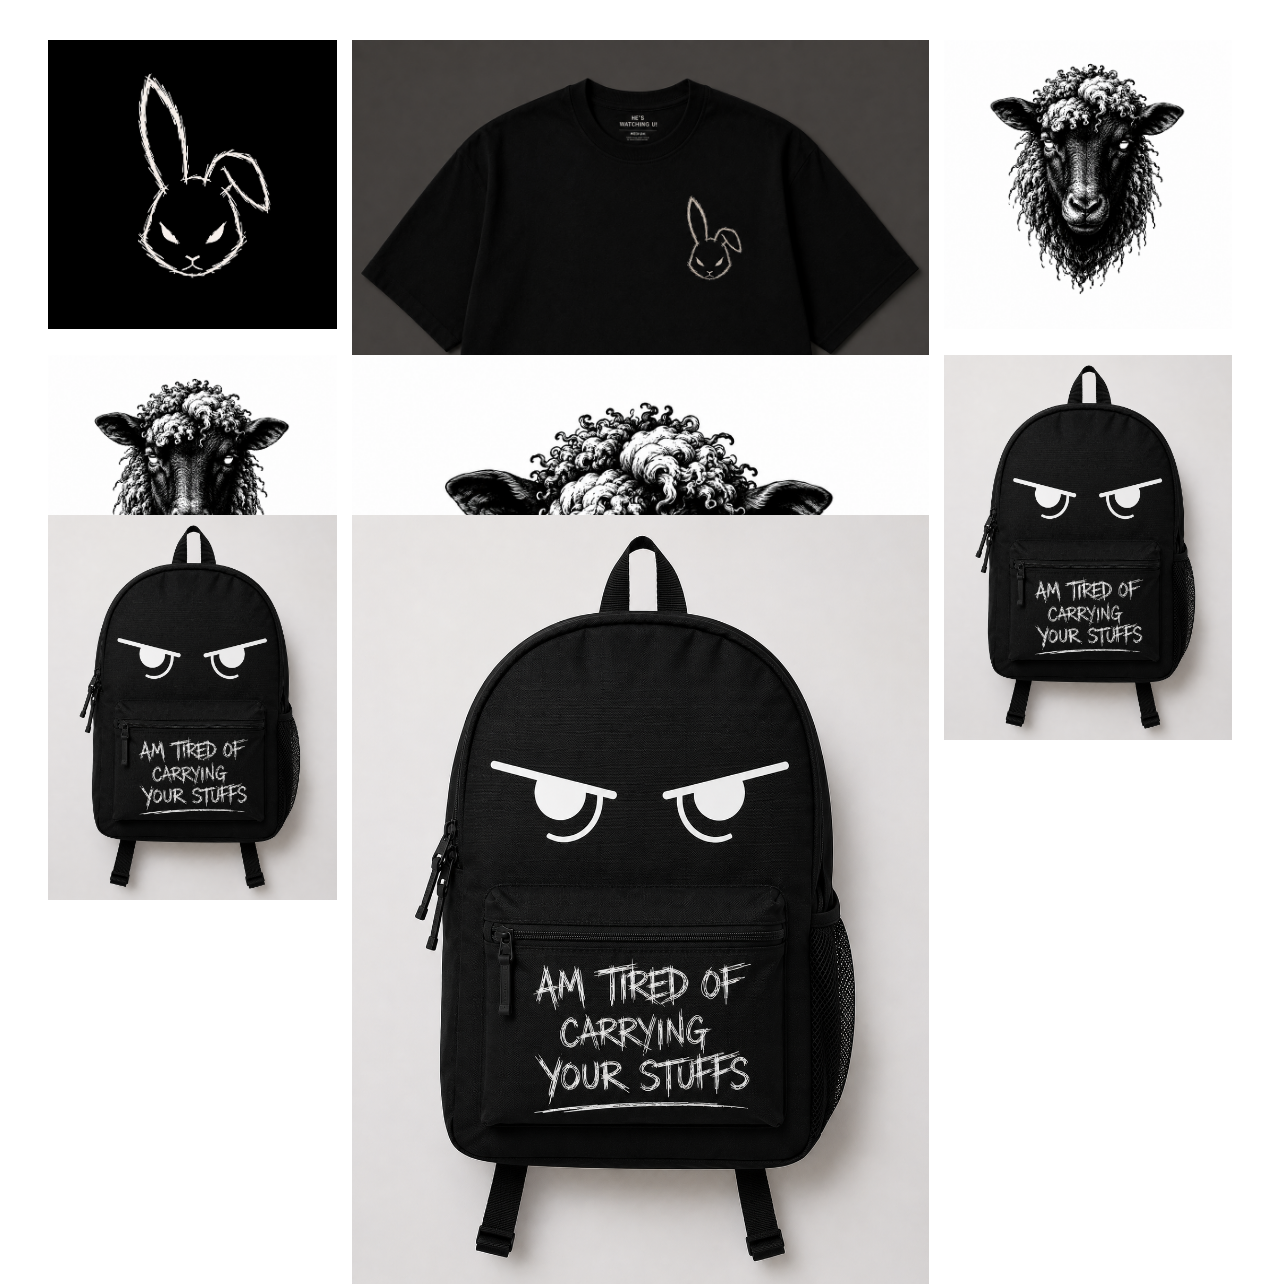
<file: using-flexbox/flex.html>
<!DOCTYPE html>
<html lang="en">
<head>
    <meta charset="UTF-8">
    <title>koko</title>
    <link rel="stylesheet" href="flex1.css">
</head>
<body>

    <div class="container">

        <div class="box small">
            <img src="images2/file_00000000075481f4aaa175fba3d3fdb3.png">
        </div>

        <div class="box banner">
            <img src="images2/file_00000000316081f4a4429e1af8272f73.png">
        </div>

        <div class="box tall">
            <img src="images2/file_00000000df9881f48d33792c2aaab2c2.png">
        </div>

        <div class="box yellow">
            <img src="images2/file_00000000df9881f48d33792c2aaab2c2.png">
        </div>

        <div class="box small">
            <img src="images2/file_00000000df9881f48d33792c2aaab2c2.png">
        </div>

        <div class="box yellow">
            <img src="images2/file_00000000ef2081f48678c108fa7c2cec.png">
        </div>

        <div class="box small">
            <img src="images2/file_00000000ef2081f48678c108fa7c2cec.png">
        </div>

        <div class="box banner">
            <img src="images2/file_00000000ef2081f48678c108fa7c2cec.png">
        </div>

    </div>

</body>
</html>
</file>
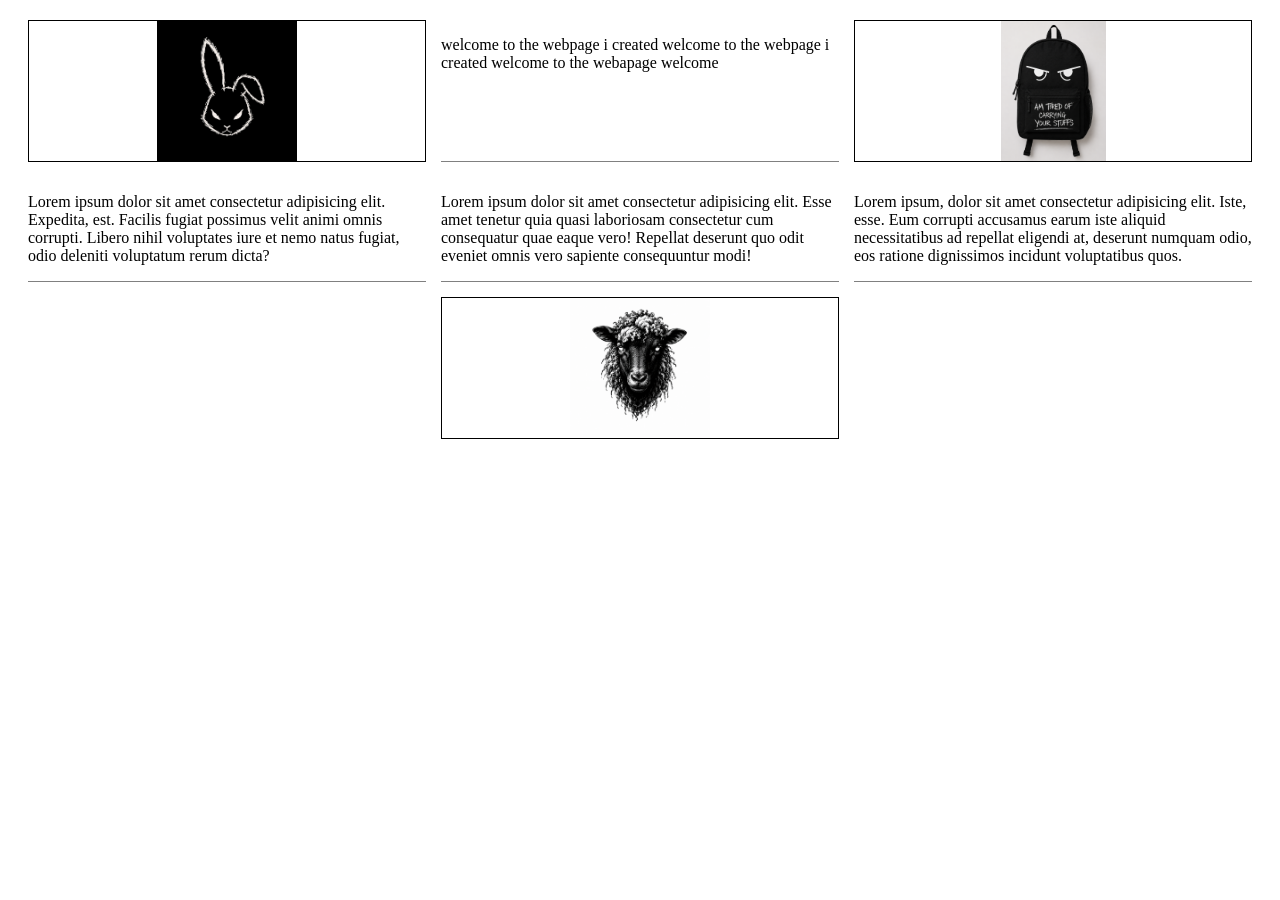
<file: using-flexbox/social.html>
<!DOCTYPE html>
<html>
<head>
    <title>My Grid Layout</title>
    <link rel="stylesheet" href="social.css">
</head>
<body>

    <div class="container">

        <div class="box"><img src="images2/file_00000000075481f4aaa175fba3d3fdb3.png" alt=""></div>
        <div class="writing">
            <p>welcome to the webpage i created welcome to the webpage i created welcome to the webapage welcome</p>
        </div>
        <div class="box"><img src="images2/file_00000000ef2081f48678c108fa7c2cec.png" alt=""></div>

        <div class="writing">
            <p>Lorem ipsum dolor sit amet consectetur adipisicing elit. Expedita, est. Facilis fugiat possimus velit animi omnis corrupti. Libero nihil voluptates iure et nemo natus fugiat, odio deleniti voluptatum rerum dicta?

            </p>
        </div>
        <div class="writing">
            <p>Lorem ipsum dolor sit amet consectetur adipisicing elit. Esse amet tenetur quia quasi laboriosam consectetur cum consequatur quae eaque vero! Repellat deserunt quo odit eveniet omnis vero sapiente consequuntur modi!

            </p>
        </div>
        <div class="writing">
            <p>Lorem ipsum, dolor sit amet consectetur adipisicing elit. Iste, esse. Eum corrupti accusamus earum iste aliquid necessitatibus ad repellat eligendi at, deserunt numquam odio, eos ratione dignissimos incidunt voluptatibus quos.

            </p>
        </div>

        <div></div>
        <div class="box"><img src="images2/file_00000000df9881f48d33792c2aaab2c2.png" alt=""></div>
        <div></div>

    </div>

</body>
</html>
</file>
<file: using-flexbox/flex1.css>
.container {
    margin: 20px;
    padding: 20px;
    display: grid;
    grid-template-columns: 1fr 2fr 1fr;
    gap: 15px;
}

.box {
    height: 140px;
    margin-bottom: 5px;
}

img {
    width: 100%;
    height: auto;
}

.tall {
    height: 295px;
}

.banner {
    height: 140px;
}

.yellow {
    height: 140px;
}

.small {
    height: 140px;
}
</file>
<file: using-flexbox/social.css>
.container {
    margin: 20px;

    display: grid;
    grid-template-columns: 1fr 1fr 1fr;
    gap: 15px;
}

.box {
    height: 140px;
    border: 1px solid black;
     align-items: center;
    overflow: hidden                                                                                                                                                                                                                                                                                                                                                                                                                                                                                                                                                                                                                                                                                                                                                                                                                                                                                                           ;
}

.writing {
    min-height: 100px;
    border-bottom: 1px solid gray;
}
img{
    width: 100%;
    height: 100%;
    object-fit: contain;
}
</file>
